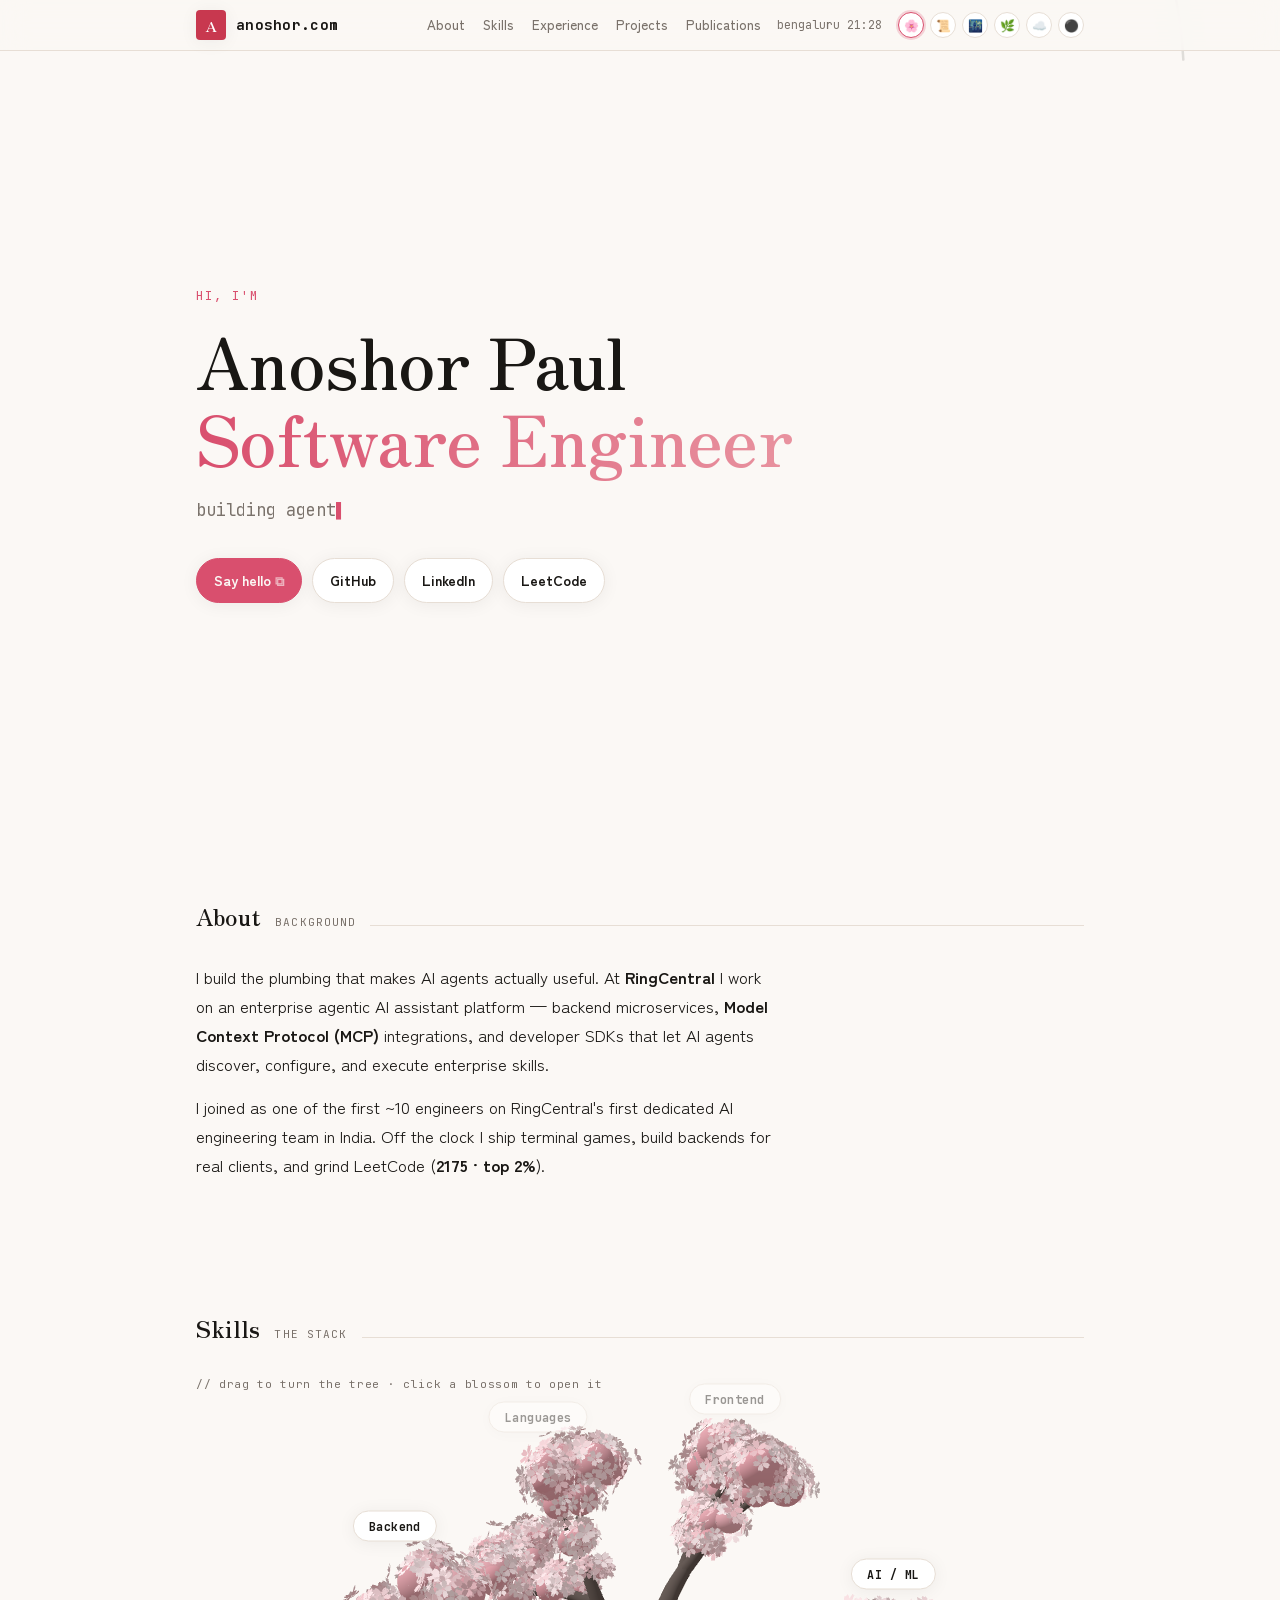
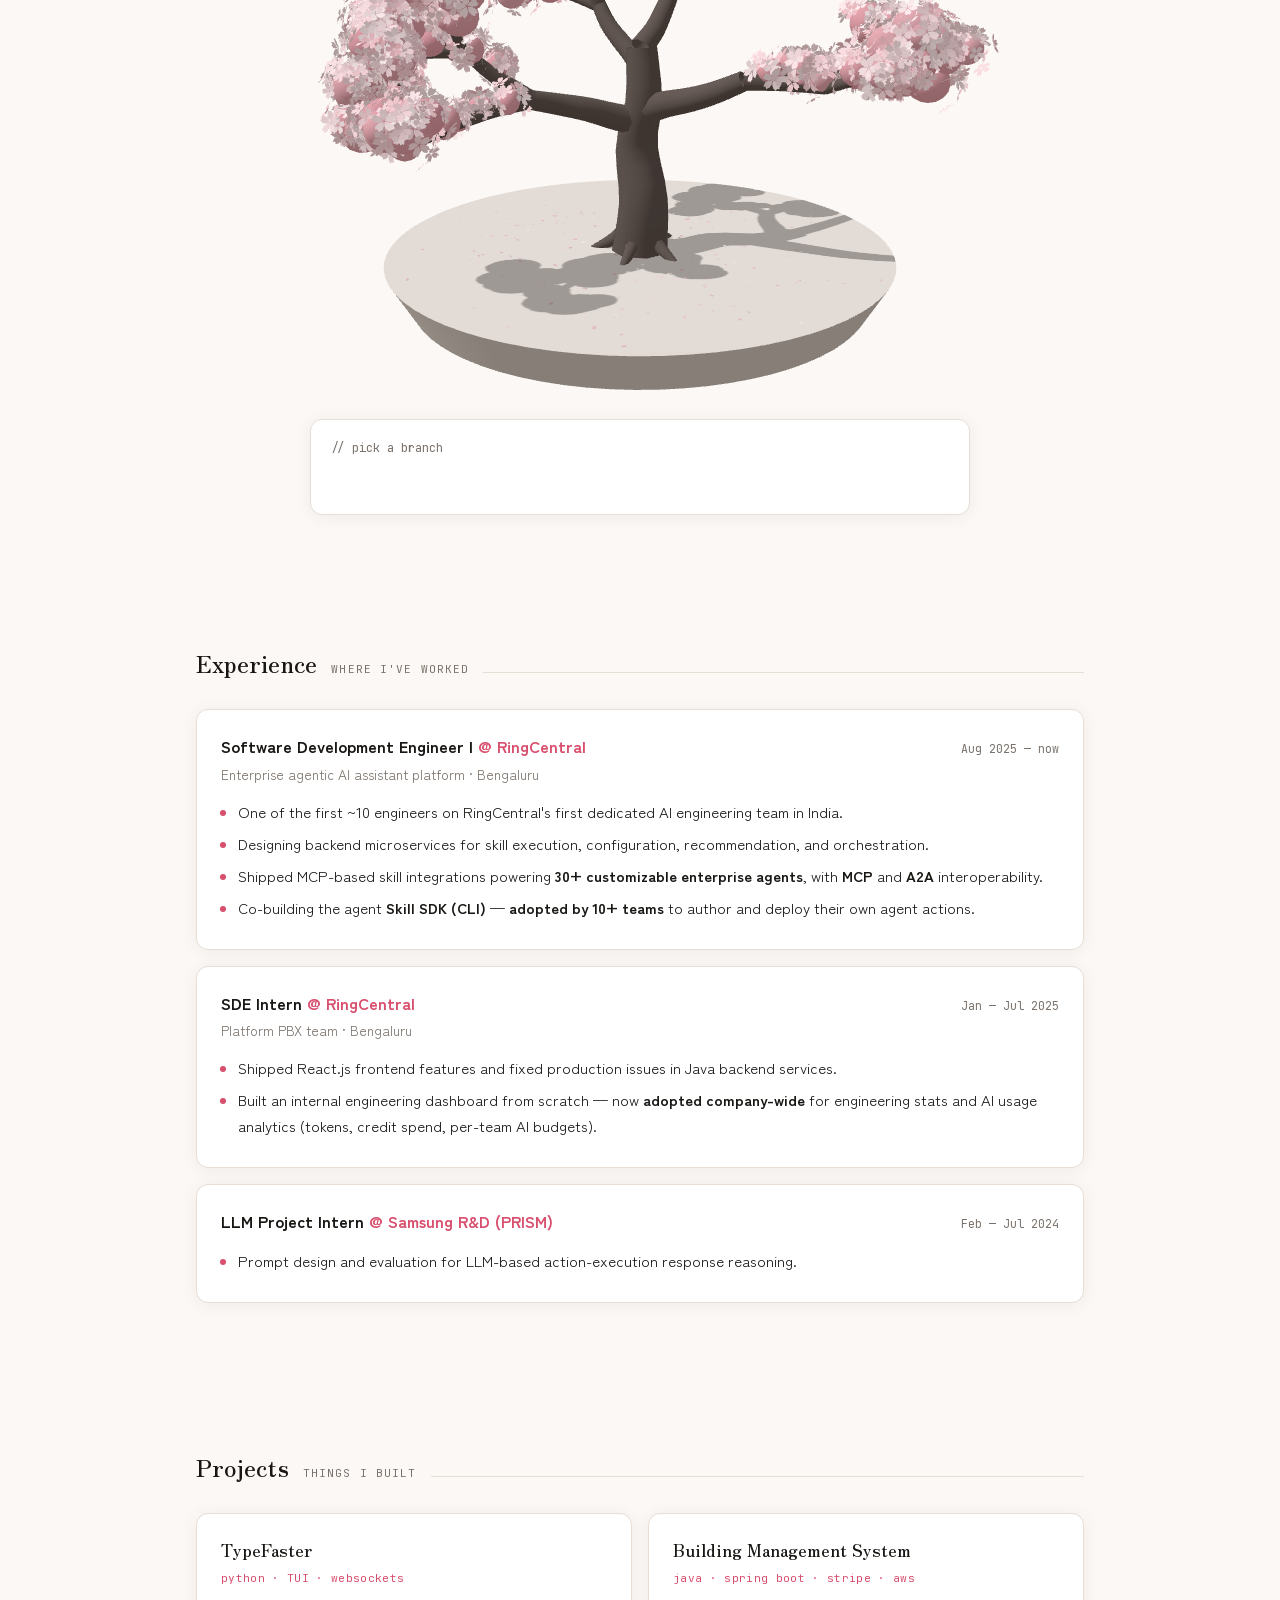
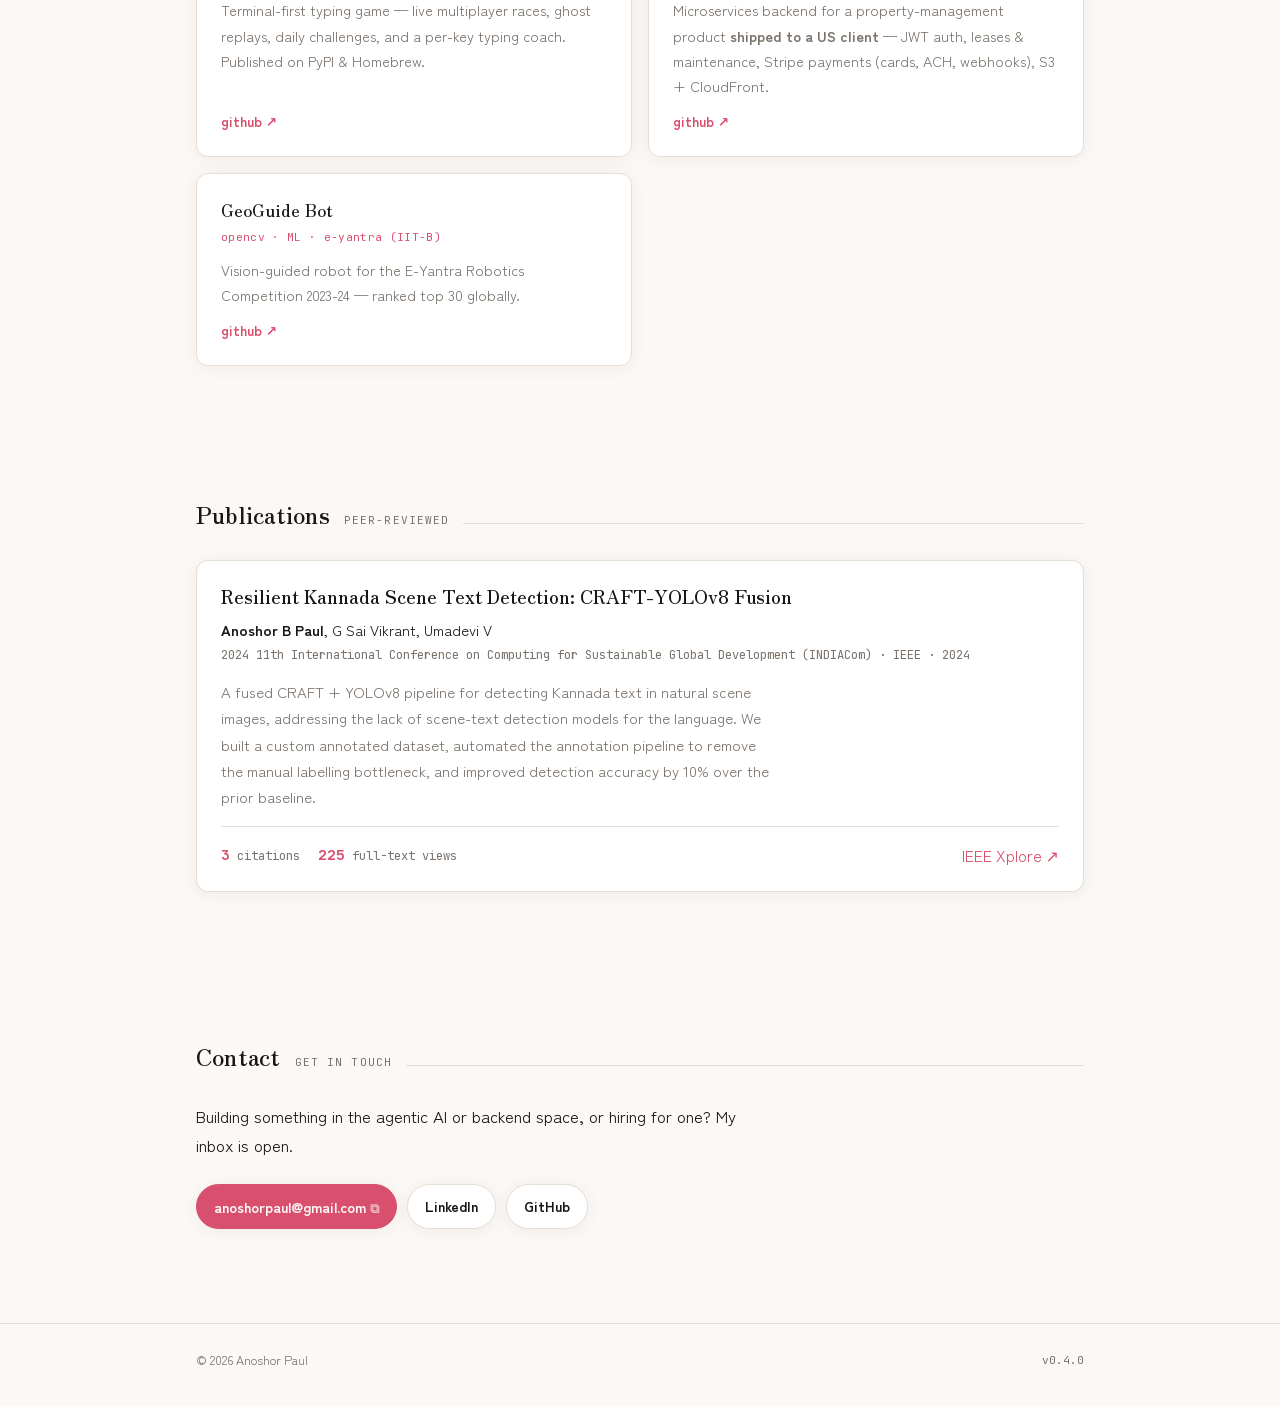
<file: index.html>
<!DOCTYPE html>
<html lang="en" data-theme="sakura">
<head>
<meta charset="UTF-8">
<meta name="viewport" content="width=device-width, initial-scale=1.0">
<title>Anoshor Paul — Software Engineer</title>
<meta name="description" content="Software engineer at RingCentral building an enterprise agentic AI assistant platform — backend microservices, MCP integrations, and developer SDKs. Portfolio, projects, and publications.">
<meta property="og:title" content="Anoshor Paul — Software Engineer">
<meta property="og:description" content="Building enterprise agentic AI platforms. Backend microservices, MCP, developer SDKs.">
<meta property="og:url" content="https://anoshor.com">
<meta property="og:type" content="website">
<meta name="theme-color" content="#d94f6e">
<link rel="canonical" href="https://anoshor.com/">
<link rel="icon" href="data:image/svg+xml,<svg xmlns='http://www.w3.org/2000/svg' viewBox='0 0 100 100'><rect width='100' height='100' rx='14' fill='%23c8384f'/><text x='50' y='52' font-size='58' font-weight='700' text-anchor='middle' dominant-baseline='central' fill='white' font-family='Helvetica,Arial,sans-serif'>A</text></svg>">
<script>(function(){var d=document.documentElement;d.classList.add("js");var q=null;try{q=new URLSearchParams(location.search).get("theme");}catch(e){}try{var t=q||localStorage.getItem("theme");if(t)d.setAttribute("data-theme",t);}catch(e){}})();</script>
<link rel="stylesheet" href="/assets/site.css">
</head>
<body>

<svg id="brush" viewBox="0 0 100 1000" preserveAspectRatio="none" aria-hidden="true">
  <path d="M12,0 C30,120 4,220 18,340 C32,460 6,560 20,690 C34,820 10,910 22,1000"/>
</svg>

<header class="top">
  <div class="top-in">
    <a class="brand" href="/">
      <span class="seal" aria-hidden="true">A</span>
      <span class="brand-t">anoshor.com</span>
    </a>
    <span class="spacer"></span>
    <nav class="nav" aria-label="Sections">
      <a href="#about">About</a>
      <a href="#skills">Skills</a>
      <a href="#experience">Experience</a>
      <a href="#projects">Projects</a>
      <a href="#publications">Publications</a>
    </nav>
    <div class="clocks" id="clocks"></div>
    <div class="themes" role="group" aria-label="Theme">
      <button class="tbtn" data-set="sakura" title="Sakura"   aria-label="Sakura theme">🌸</button>
      <button class="tbtn" data-set="sumi"   title="Ink"      aria-label="Ink theme">📜</button>
      <button class="tbtn" data-set="tokyo"  title="Night"    aria-label="Night theme">🌃</button>
      <button class="tbtn" data-set="ghibli" title="Forest"   aria-label="Forest theme">🌿</button>
      <button class="tbtn" data-set="punpun" title="Overcast" aria-label="Overcast theme">☁️</button>
      <button class="tbtn" data-set="manga"  title="Mono"     aria-label="Monochrome theme">⚫</button>
    </div>
  </div>
</header>

<main class="wrap">

  <section class="hero" id="top">
    <div class="hello">Hi, I'm</div>
    <h1>Anoshor Paul<br><span class="g">Software Engineer</span></h1>
    <p class="tagline"><span id="type" data-lines='["building agentic AI platforms","designing backend microservices","shipping MCP integrations","typing faster than you"]'></span><span class="cursor">▌</span></p>
    <div class="links">
      <button class="pill pri copy" data-copy="anoshorpaul@gmail.com">Say hello</button>
      <a class="pill" href="https://github.com/Anoshor" target="_blank" rel="noopener">GitHub</a>
      <a class="pill" href="https://www.linkedin.com/in/anoshor/" target="_blank" rel="noopener">LinkedIn</a>
      <a class="pill" href="https://leetcode.com/u/Anoshor" target="_blank" rel="noopener">LeetCode</a>
    </div>
  </section>

  <section class="rv" id="about">
    <div class="sec-head">
      <span class="sec-t">About</span>
      <span class="sec-sub">background</span>
      <span class="sec-rule"></span>
    </div>
    <p class="lede">
      I build the plumbing that makes AI agents actually useful. At <strong>RingCentral</strong> I work on an
      enterprise agentic AI assistant platform — backend microservices, <strong>Model Context Protocol (MCP)</strong>
      integrations, and developer SDKs that let AI agents discover, configure, and execute enterprise skills.
    </p>
    <p class="lede">
      I joined as one of the first ~10 engineers on RingCentral's first dedicated AI engineering team in India.
      Off the clock I ship terminal games, build backends for real clients, and grind LeetCode
      (<strong>2175 · top 2%</strong>).
    </p>
  </section>

  <section class="rv" id="skills">
    <div class="sec-head">
      <span class="sec-t">Skills</span>
      <span class="sec-sub">the stack</span>
      <span class="sec-rule"></span>
    </div>

    <div class="bonsai-wrap">
      <p class="bonsai-hint">// click a branch to expand it</p>

      <div class="bonsai" id="bonsai">
        <svg viewBox="0 58 600 412" aria-hidden="true">
          <ellipse class="crown" data-key="backend" cx="158" cy="258" rx="52" ry="38"/>
          <ellipse class="crown" data-key="ai"      cx="452" cy="244" rx="54" ry="39"/>
          <ellipse class="crown" data-key="lang"    cx="206" cy="166" rx="48" ry="35"/>
          <ellipse class="crown" data-key="front"   cx="392" cy="156" rx="48" ry="35"/>

          <g class="pot" style="stroke-width:5">
            <path d="M300,296 C258,290 210,276 168,262"/>
            <path d="M306,282 C352,276 404,262 444,250"/>
            <path d="M300,266 C270,236 240,200 214,174"/>
            <path d="M304,254 C334,224 360,190 384,164"/>
          </g>
          <g class="pot" style="stroke-width:2.6;opacity:.8">
            <path d="M262,288 C246,300 232,308 214,312"/>
            <path d="M372,272 C392,284 408,290 424,292"/>
            <path d="M268,238 C250,244 236,252 224,264"/>
            <path d="M330,228 C346,238 358,246 368,258"/>
          </g>

          <path class="tree-ink" d="M276,406 C270,356 282,318 300,290 C316,264 312,246 300,230 L314,226 C325,246 331,268 318,296 C305,326 301,358 308,406 Z"/>

          <path class="pot-fill" d="M238,406 L362,406 L348,452 L252,452 Z"/>
          <path class="pot" d="M232,406 L368,406 M238,406 L252,452 L348,452 L362,406"/>

          <g>
            <ellipse class="lf" data-key="backend" cx="126" cy="254" rx="12" ry="6.5" transform="rotate(-16 126 254)"/>
            <ellipse class="lf" data-key="backend" cx="142" cy="236" rx="12" ry="6.5" transform="rotate(-44 142 236)"/>
            <ellipse class="lf" data-key="backend" cx="164" cy="234" rx="12" ry="6.5" transform="rotate(12 164 234)"/>
            <ellipse class="lf" data-key="backend" cx="184" cy="250" rx="12" ry="6.5" transform="rotate(34 184 250)"/>
            <ellipse class="lf" data-key="backend" cx="178" cy="272" rx="12" ry="6.5" transform="rotate(-8 178 272)"/>
            <ellipse class="lf" data-key="backend" cx="150" cy="278" rx="12" ry="6.5" transform="rotate(24 150 278)"/>

            <ellipse class="lf" data-key="ai" cx="420" cy="240" rx="12" ry="6.5" transform="rotate(-16 420 240)"/>
            <ellipse class="lf" data-key="ai" cx="436" cy="222" rx="12" ry="6.5" transform="rotate(-44 436 222)"/>
            <ellipse class="lf" data-key="ai" cx="458" cy="220" rx="12" ry="6.5" transform="rotate(12 458 220)"/>
            <ellipse class="lf" data-key="ai" cx="478" cy="236" rx="12" ry="6.5" transform="rotate(34 478 236)"/>
            <ellipse class="lf" data-key="ai" cx="472" cy="258" rx="12" ry="6.5" transform="rotate(-8 472 258)"/>
            <ellipse class="lf" data-key="ai" cx="444" cy="264" rx="12" ry="6.5" transform="rotate(24 444 264)"/>

            <ellipse class="lf" data-key="lang" cx="174" cy="162" rx="11" ry="6" transform="rotate(-16 174 162)"/>
            <ellipse class="lf" data-key="lang" cx="190" cy="144" rx="11" ry="6" transform="rotate(-44 190 144)"/>
            <ellipse class="lf" data-key="lang" cx="212" cy="142" rx="11" ry="6" transform="rotate(12 212 142)"/>
            <ellipse class="lf" data-key="lang" cx="232" cy="158" rx="11" ry="6" transform="rotate(34 232 158)"/>
            <ellipse class="lf" data-key="lang" cx="226" cy="180" rx="11" ry="6" transform="rotate(-8 226 180)"/>
            <ellipse class="lf" data-key="lang" cx="198" cy="186" rx="11" ry="6" transform="rotate(24 198 186)"/>

            <ellipse class="lf" data-key="front" cx="360" cy="152" rx="11" ry="6" transform="rotate(-16 360 152)"/>
            <ellipse class="lf" data-key="front" cx="376" cy="134" rx="11" ry="6" transform="rotate(-44 376 134)"/>
            <ellipse class="lf" data-key="front" cx="398" cy="132" rx="11" ry="6" transform="rotate(12 398 132)"/>
            <ellipse class="lf" data-key="front" cx="418" cy="148" rx="11" ry="6" transform="rotate(34 418 148)"/>
            <ellipse class="lf" data-key="front" cx="412" cy="170" rx="11" ry="6" transform="rotate(-8 412 170)"/>
            <ellipse class="lf" data-key="front" cx="384" cy="176" rx="11" ry="6" transform="rotate(24 384 176)"/>
          </g>
        </svg>

        <div class="nodes">
          <button class="node" data-key="backend" style="--x:26.3%;--y:48.6%" aria-label="Backend and platform skills">
            <span class="nl">Backend</span>
          </button>
          <button class="node" data-key="ai" style="--x:75.3%;--y:45.1%" aria-label="AI and ML skills">
            <span class="nl">AI / ML</span>
          </button>
          <button class="node" data-key="lang" style="--x:34.3%;--y:26.2%" aria-label="Programming languages">
            <span class="nl">Languages</span>
          </button>
          <button class="node" data-key="front" style="--x:65.3%;--y:23.8%" aria-label="Frontend skills">
            <span class="nl">Frontend</span>
          </button>
        </div>
      </div>

      <div class="detail" id="detail" aria-live="polite"></div>
    </div>
  </section>

  <section class="rv" id="experience">
    <div class="sec-head">
      <span class="sec-t">Experience</span>
      <span class="sec-sub">where I've worked</span>
      <span class="sec-rule"></span>
    </div>

    <div class="card">
      <div class="rolehead">
        <div class="role">Software Development Engineer I <span class="at">@ RingCentral</span></div>
        <div class="dates">Aug 2025 — now</div>
      </div>
      <div class="where">Enterprise agentic AI assistant platform · Bengaluru</div>
      <ul>
        <li>One of the first ~10 engineers on RingCentral's first dedicated AI engineering team in India.</li>
        <li>Designing backend microservices for skill execution, configuration, recommendation, and orchestration.</li>
        <li>Shipped MCP-based skill integrations powering <strong>30+ customizable enterprise agents</strong>, with <strong>MCP</strong> and <strong>A2A</strong> interoperability.</li>
        <li>Co-building the agent <strong>Skill SDK (CLI)</strong> — <strong>adopted by 10+ teams</strong> to author and deploy their own agent actions.</li>
      </ul>
    </div>

    <div class="card">
      <div class="rolehead">
        <div class="role">SDE Intern <span class="at">@ RingCentral</span></div>
        <div class="dates">Jan — Jul 2025</div>
      </div>
      <div class="where">Platform PBX team · Bengaluru</div>
      <ul>
        <li>Shipped React.js frontend features and fixed production issues in Java backend services.</li>
        <li>Built an internal engineering dashboard from scratch — now <strong>adopted company-wide</strong> for engineering stats and AI usage analytics (tokens, credit spend, per-team AI budgets).</li>
      </ul>
    </div>

    <div class="card">
      <div class="rolehead">
        <div class="role">LLM Project Intern <span class="at">@ Samsung R&amp;D (PRISM)</span></div>
        <div class="dates">Feb — Jul 2024</div>
      </div>
      <ul>
        <li>Prompt design and evaluation for LLM-based action-execution response reasoning.</li>
      </ul>
    </div>
  </section>

  <section class="rv" id="projects">
    <div class="sec-head">
      <span class="sec-t">Projects</span>
      <span class="sec-sub">things I built</span>
      <span class="sec-rule"></span>
    </div>
    <div class="grid">
      <div class="card proj">
        <h3>TypeFaster</h3>
        <div class="stack">python · TUI · websockets</div>
        <p>Terminal-first typing game — live multiplayer races, ghost replays, daily challenges, and a per-key typing coach. Published on PyPI &amp; Homebrew.</p>
        <a class="go" href="https://github.com/Anoshor/typefaster-cli" target="_blank" rel="noopener">github ↗</a>
      </div>
      <div class="card proj">
        <h3>Building Management System</h3>
        <div class="stack">java · spring boot · stripe · aws</div>
        <p>Microservices backend for a property-management product <strong>shipped to a US client</strong> — JWT auth, leases &amp; maintenance, Stripe payments (cards, ACH, webhooks), S3 + CloudFront.</p>
        <a class="go" href="https://github.com/Anoshor/BMS-backend" target="_blank" rel="noopener">github ↗</a>
      </div>
      <div class="card proj">
        <h3>GeoGuide Bot</h3>
        <div class="stack">opencv · ML · e-yantra (IIT-B)</div>
        <p>Vision-guided robot for the E-Yantra Robotics Competition 2023-24 — ranked top 30 globally.</p>
        <a class="go" href="https://github.com/Anoshor/eyrc23_GG_1298" target="_blank" rel="noopener">github ↗</a>
      </div>
    </div>
  </section>

  <section class="rv" id="publications">
    <div class="sec-head">
      <span class="sec-t">Publications</span>
      <span class="sec-sub">peer-reviewed</span>
      <span class="sec-rule"></span>
    </div>

    <div class="card pub">
      <h3>Resilient Kannada Scene Text Detection: CRAFT-YOLOv8 Fusion</h3>
      <p class="authors"><strong>Anoshor B Paul</strong>, G Sai Vikrant, Umadevi V</p>
      <p class="venue">
        2024 11th International Conference on Computing for Sustainable Global Development (INDIACom)
        · IEEE · 2024
      </p>
      <p class="abs">
        A fused CRAFT + YOLOv8 pipeline for detecting Kannada text in natural scene images, addressing the
        lack of scene-text detection models for the language. We built a custom annotated dataset,
        automated the annotation pipeline to remove the manual labelling bottleneck, and improved
        detection accuracy by 10% over the prior baseline.
      </p>
      <div class="pubmeta">
        <span class="stat"><strong>3</strong> citations</span>
        <span class="stat"><strong>225</strong> full-text views</span>
        <a class="go" href="https://ieeexplore.ieee.org/abstract/document/10499106" target="_blank" rel="noopener">IEEE Xplore ↗</a>
      </div>
    </div>
  </section>

  <section class="rv" id="contact">
    <div class="sec-head">
      <span class="sec-t">Contact</span>
      <span class="sec-sub">get in touch</span>
      <span class="sec-rule"></span>
    </div>
    <p class="lede">
      Building something in the agentic AI or backend space, or hiring for one? My inbox is open.
    </p>
    <div class="links" style="margin-top:24px">
      <button class="pill pri copy" data-copy="anoshorpaul@gmail.com">anoshorpaul@gmail.com</button>
      <a class="pill" href="https://www.linkedin.com/in/anoshor/" target="_blank" rel="noopener">LinkedIn</a>
      <a class="pill" href="https://github.com/Anoshor" target="_blank" rel="noopener">GitHub</a>
    </div>
  </section>

</main>

<footer>
  <div class="foot-in">
    <span>© 2026 Anoshor Paul</span>
    <span id="commit"></span>
    <span class="ver">v0.4.0</span>
  </div>
</footer>

<script src="/assets/site.js"></script>
</body>
</html>
</file>
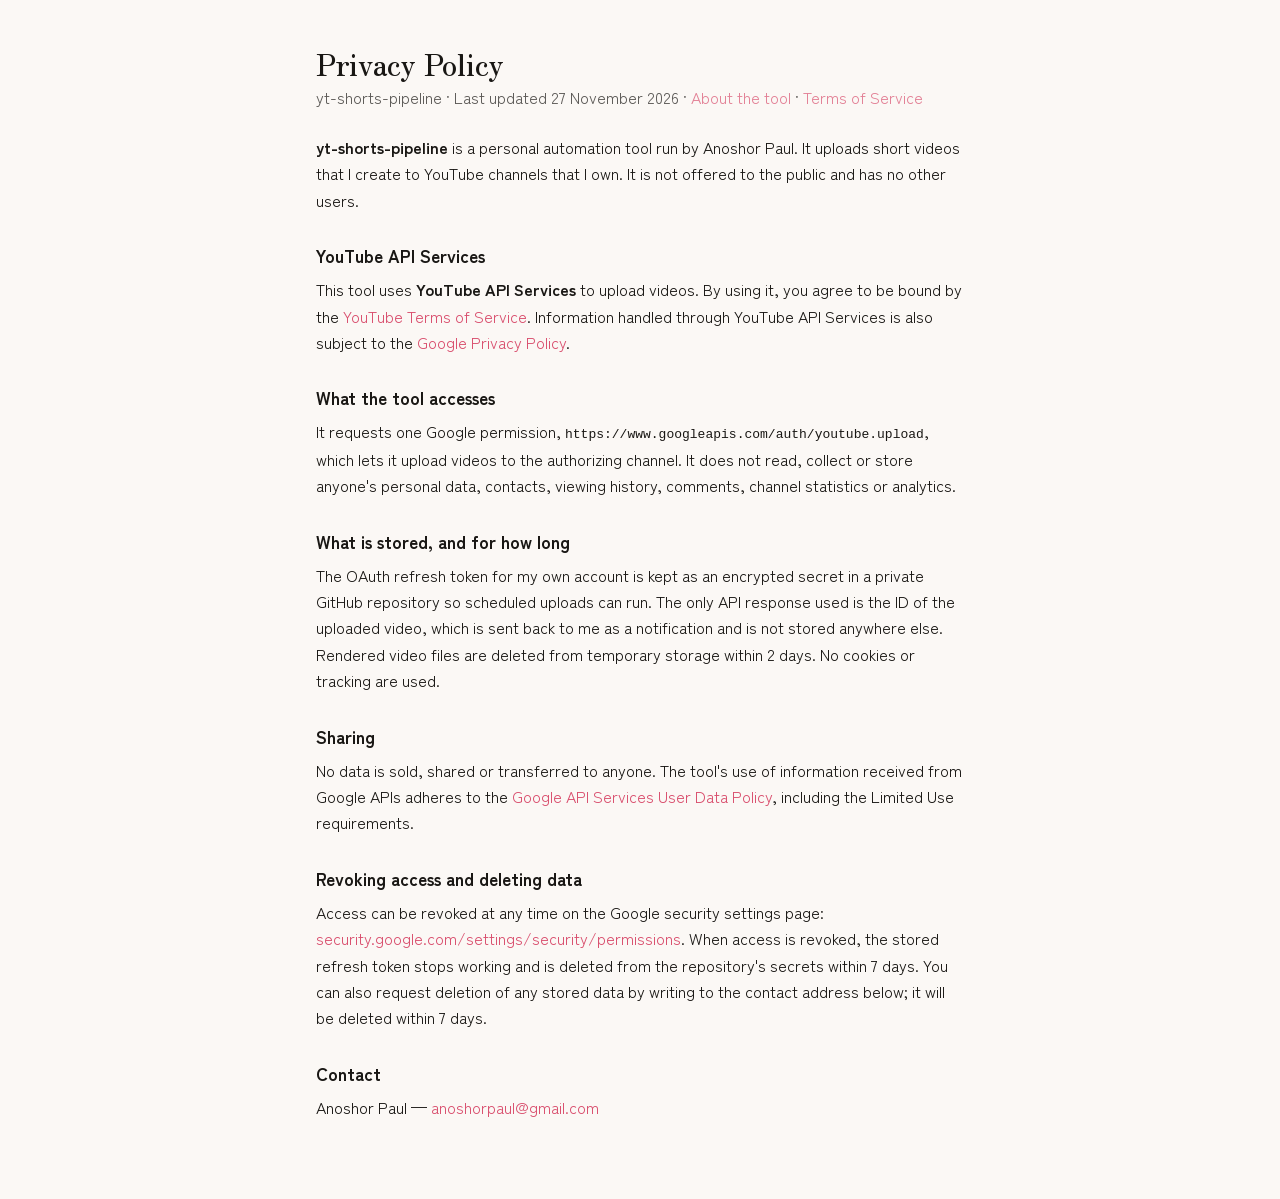
<file: privacy/index.html>
<!DOCTYPE html>
<html lang="en" data-theme="sakura">
<head>
<meta charset="UTF-8">
<meta name="viewport" content="width=device-width, initial-scale=1.0">
<title>Privacy Policy — yt-shorts-pipeline</title>
<meta name="robots" content="noindex">
<link rel="canonical" href="https://anoshor.com/privacy/">
<link rel="stylesheet" href="/assets/site.css">
<style>
  .policy{max-width:680px;margin:0 auto;padding:48px 16px 80px;line-height:1.65}
  .policy h1{font-size:1.8rem;margin:0 0 4px}
  .policy h2{font-size:1.1rem;margin:28px 0 6px}
  .policy .muted{opacity:.7;margin:0 0 24px}
</style>
</head>
<body>
<main class="policy">
  <h1>Privacy Policy</h1>
  <p class="muted">yt-shorts-pipeline · Last updated 27 November 2026 · <a href="/yt-shorts/">About the tool</a> · <a href="/terms/">Terms of Service</a></p>

  <p><strong>yt-shorts-pipeline</strong> is a personal automation tool run by Anoshor Paul. It uploads
  short videos that I create to YouTube channels that I own. It is not offered to the public and has
  no other users.</p>

  <h2>YouTube API Services</h2>
  <p>This tool uses <strong>YouTube API Services</strong> to upload videos. By using it, you agree to be bound by the
  <a href="https://www.youtube.com/t/terms">YouTube Terms of Service</a>. Information handled through YouTube API
  Services is also subject to the
  <a href="http://www.google.com/policies/privacy">Google Privacy Policy</a>.</p>

  <h2>What the tool accesses</h2>
  <p>It requests one Google permission, <code>https://www.googleapis.com/auth/youtube.upload</code>, which lets it
  upload videos to the authorizing channel. It does not read, collect or store anyone's personal data, contacts,
  viewing history, comments, channel statistics or analytics.</p>

  <h2>What is stored, and for how long</h2>
  <p>The OAuth refresh token for my own account is kept as an encrypted secret in a private GitHub repository so
  scheduled uploads can run. The only API response used is the ID of the uploaded video, which is sent back to me as
  a notification and is not stored anywhere else. Rendered video files are deleted from temporary storage within
  2 days. No cookies or tracking are used.</p>

  <h2>Sharing</h2>
  <p>No data is sold, shared or transferred to anyone. The tool's use of information received from Google APIs
  adheres to the
  <a href="https://developers.google.com/terms/api-services-user-data-policy">Google API Services User Data Policy</a>,
  including the Limited Use requirements.</p>

  <h2>Revoking access and deleting data</h2>
  <p>Access can be revoked at any time on the Google security settings page:
  <a href="https://security.google.com/settings/security/permissions">security.google.com/settings/security/permissions</a>.
  When access is revoked, the stored refresh token stops working and is deleted from the repository's secrets
  within 7 days. You can also request deletion of any stored data by writing to the contact address below; it will
  be deleted within 7 days.</p>

  <h2>Contact</h2>
  <p>Anoshor Paul — <a href="mailto:anoshorpaul@gmail.com">anoshorpaul@gmail.com</a></p>
</main>
</body>
</html>
</file>
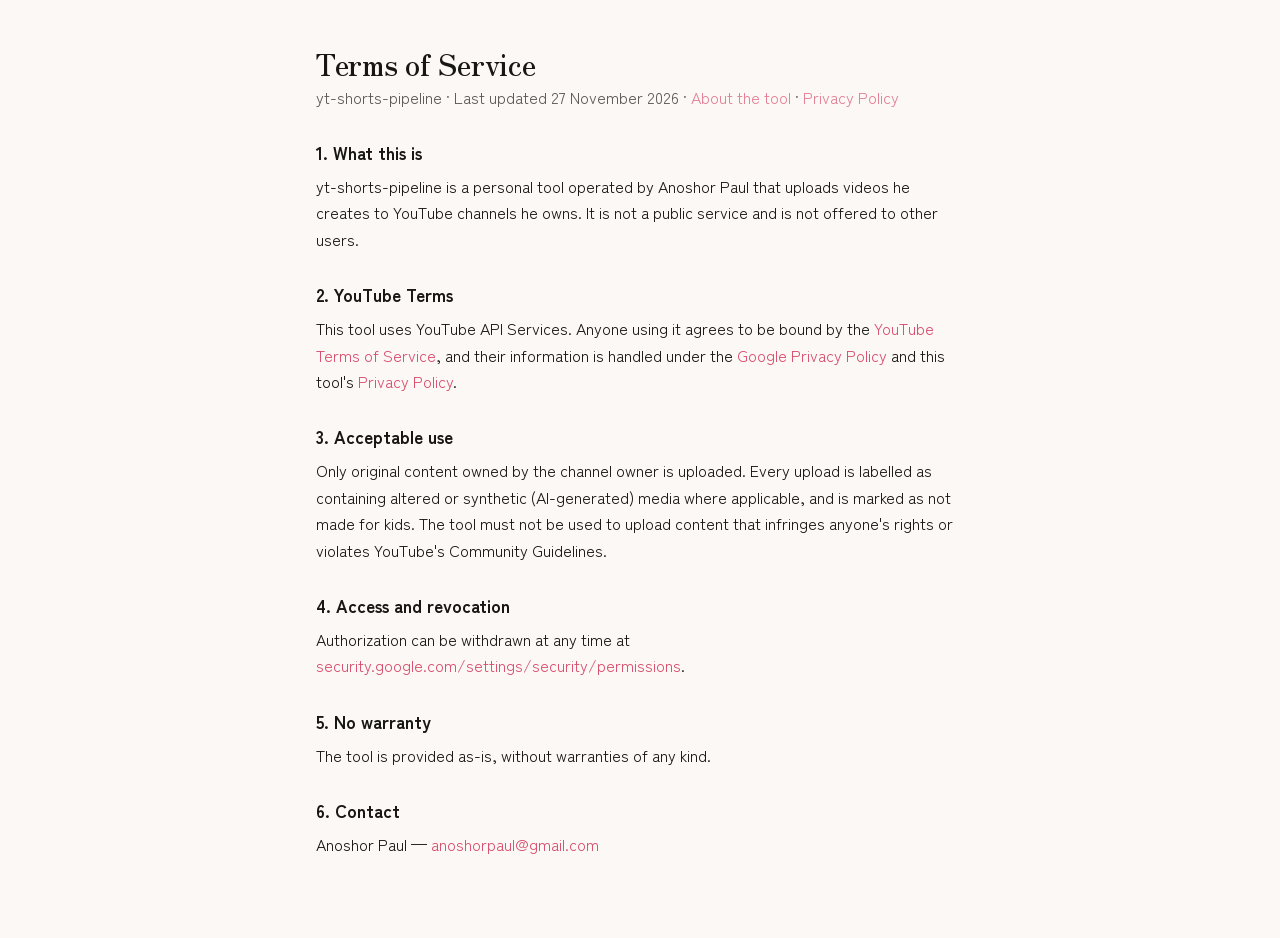
<file: terms/index.html>
<!DOCTYPE html>
<html lang="en" data-theme="sakura">
<head>
<meta charset="UTF-8">
<meta name="viewport" content="width=device-width, initial-scale=1.0">
<title>Terms of Service — yt-shorts-pipeline</title>
<meta name="robots" content="noindex">
<link rel="canonical" href="https://anoshor.com/terms/">
<link rel="stylesheet" href="/assets/site.css">
<style>
  .policy{max-width:680px;margin:0 auto;padding:48px 16px 80px;line-height:1.65}
  .policy h1{font-size:1.8rem;margin:0 0 4px}
  .policy h2{font-size:1.1rem;margin:28px 0 6px}
  .policy .muted{opacity:.7;margin:0 0 24px}
</style>
</head>
<body>
<main class="policy">
  <h1>Terms of Service</h1>
  <p class="muted">yt-shorts-pipeline · Last updated 27 November 2026 · <a href="/yt-shorts/">About the tool</a> · <a href="/privacy/">Privacy Policy</a></p>

  <h2>1. What this is</h2>
  <p>yt-shorts-pipeline is a personal tool operated by Anoshor Paul that uploads videos he creates to YouTube
  channels he owns. It is not a public service and is not offered to other users.</p>

  <h2>2. YouTube Terms</h2>
  <p>This tool uses YouTube API Services. Anyone using it agrees to be bound by the
  <a href="https://www.youtube.com/t/terms">YouTube Terms of Service</a>, and their information is handled under the
  <a href="http://www.google.com/policies/privacy">Google Privacy Policy</a> and this tool's
  <a href="/privacy/">Privacy Policy</a>.</p>

  <h2>3. Acceptable use</h2>
  <p>Only original content owned by the channel owner is uploaded. Every upload is labelled as containing altered or
  synthetic (AI-generated) media where applicable, and is marked as not made for kids. The tool must not be used to
  upload content that infringes anyone's rights or violates YouTube's Community Guidelines.</p>

  <h2>4. Access and revocation</h2>
  <p>Authorization can be withdrawn at any time at
  <a href="https://security.google.com/settings/security/permissions">security.google.com/settings/security/permissions</a>.</p>

  <h2>5. No warranty</h2>
  <p>The tool is provided as-is, without warranties of any kind.</p>

  <h2>6. Contact</h2>
  <p>Anoshor Paul — <a href="mailto:anoshorpaul@gmail.com">anoshorpaul@gmail.com</a></p>
</main>
</body>
</html>
</file>
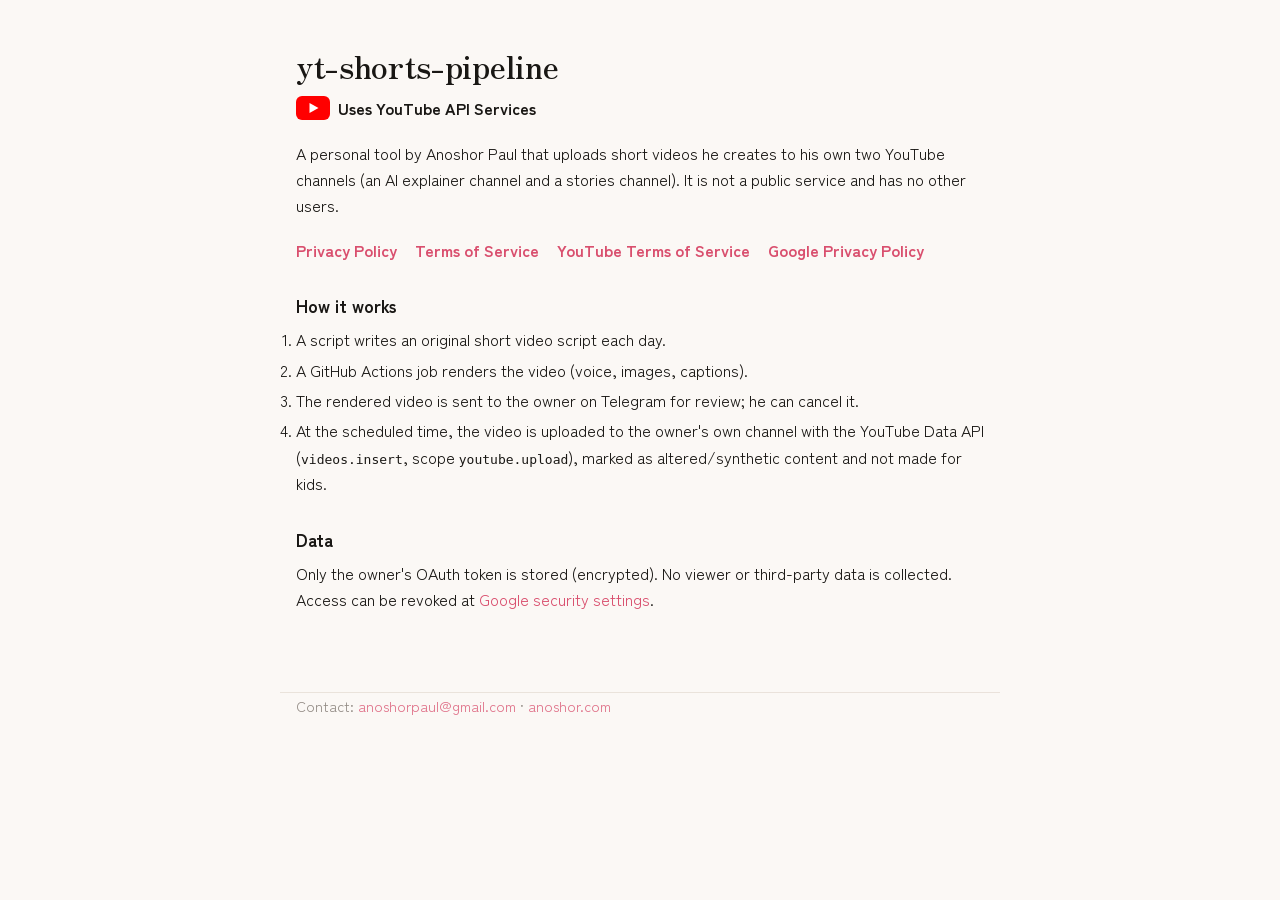
<file: yt-shorts/index.html>
<!DOCTYPE html>
<html lang="en" data-theme="sakura">
<head>
<meta charset="UTF-8">
<meta name="viewport" content="width=device-width, initial-scale=1.0">
<title>yt-shorts-pipeline — personal YouTube Shorts uploader</title>
<meta name="robots" content="noindex">
<link rel="canonical" href="https://anoshor.com/yt-shorts/">
<link rel="stylesheet" href="/assets/site.css">
<style>
  .app{max-width:720px;margin:0 auto;padding:48px 16px 80px;line-height:1.65}
  .app h1{font-size:2rem;margin:0 0 6px}
  .app h2{font-size:1.1rem;margin:28px 0 6px}
  .yt{display:inline-flex;align-items:center;gap:8px;font-weight:600;margin:6px 0 18px}
  .yt svg{width:34px;height:24px}
  .links{display:flex;gap:18px;flex-wrap:wrap;margin:18px 0 28px;font-weight:600}
  .app ol li{margin:4px 0}
  footer.app-foot{max-width:720px;margin:0 auto;padding:0 16px 40px;opacity:.8;font-size:.9rem}
</style>
</head>
<body>
<main class="app">
  <h1>yt-shorts-pipeline</h1>
  <div class="yt">
    <svg viewBox="0 0 34 24" aria-hidden="true"><rect width="34" height="24" rx="6" fill="#FF0000"/><path d="M13.5 7v10l9-5z" fill="#fff"/></svg>
    Uses YouTube API Services
  </div>
  <p>A personal tool by Anoshor Paul that uploads short videos he creates to his own two YouTube channels
  (an AI explainer channel and a stories channel). It is not a public service and has no other users.</p>

  <nav class="links">
    <a href="/privacy/">Privacy Policy</a>
    <a href="/terms/">Terms of Service</a>
    <a href="https://www.youtube.com/t/terms">YouTube Terms of Service</a>
    <a href="http://www.google.com/policies/privacy">Google Privacy Policy</a>
  </nav>

  <h2>How it works</h2>
  <ol>
    <li>A script writes an original short video script each day.</li>
    <li>A GitHub Actions job renders the video (voice, images, captions).</li>
    <li>The rendered video is sent to the owner on Telegram for review; he can cancel it.</li>
    <li>At the scheduled time, the video is uploaded to the owner's own channel with the YouTube Data API
      (<code>videos.insert</code>, scope <code>youtube.upload</code>), marked as altered/synthetic content and not made for kids.</li>
  </ol>

  <h2>Data</h2>
  <p>Only the owner's OAuth token is stored (encrypted). No viewer or third-party data is collected.
  Access can be revoked at <a href="https://security.google.com/settings/security/permissions">Google security settings</a>.</p>
</main>
<footer class="app-foot">Contact: <a href="mailto:anoshorpaul@gmail.com">anoshorpaul@gmail.com</a> · <a href="/">anoshor.com</a></footer>
</body>
</html>
</file>
<file: assets/site.css>
/* ============================================================
   anoshor.com
   ============================================================ */
/* Self-hosted fonts: only the Google subsets whose unicode-range wins for a
   character this site renders (32 of 741). Same files, same fallbacks. */
@font-face {
  font-family: 'JetBrains Mono';
  font-style: normal;
  font-weight: 400;
  font-display: swap;
  src: url(/assets/fonts/jetbrains-mono-400-b87346fd.woff2) format('woff2');
  unicode-range: U+0000-00FF, U+0131, U+0152-0153, U+02BB-02BC, U+02C6, U+02DA, U+02DC, U+0304, U+0308, U+0329, U+2000-206F, U+20AC, U+2122, U+2191, U+2193, U+2212, U+2215, U+FEFF, U+FFFD;
}
@font-face {
  font-family: 'JetBrains Mono';
  font-style: normal;
  font-weight: 700;
  font-display: swap;
  src: url(/assets/fonts/jetbrains-mono-700-b87346fd.woff2) format('woff2');
  unicode-range: U+0000-00FF, U+0131, U+0152-0153, U+02BB-02BC, U+02C6, U+02DA, U+02DC, U+0304, U+0308, U+0329, U+2000-206F, U+20AC, U+2122, U+2191, U+2193, U+2212, U+2215, U+FEFF, U+FFFD;
}
@font-face {
  font-family: 'Zen Kaku Gothic New';
  font-style: normal;
  font-weight: 400;
  font-display: swap;
  src: url(/assets/fonts/zen-kaku-gothic-new-400-7233d6f3.woff2) format('woff2');
  unicode-range: U+25e4-25e6, U+2601-2603, U+2609, U+260e-260f, U+2616-2617, U+261c-261f, U+262f, U+2641, U+2660, U+2662-2664, U+2666-2668, U+266d-266e, U+2672-267d, U+26bd-26be, U+2702, U+271a, U+273d, U+2740, U+2756, U+2776-2793, U+27a1, U+2934-2935, U+29bf, U+29fa-29fb, U+2b05-2b07, U+2b1a, U+2b95, U+2e3a-2e3b, U+2e80-2e99, U+2e9b-2ef3, U+2f00-2f13;
}
@font-face {
  font-family: 'Zen Kaku Gothic New';
  font-style: normal;
  font-weight: 400;
  font-display: swap;
  src: url(/assets/fonts/zen-kaku-gothic-new-400-858ca0a2.woff2) format('woff2');
  unicode-range: U+24d1-24ff, U+2503-2513, U+2515-2516, U+2518-251b, U+251d-2522, U+2524-259f, U+25a2-25ab, U+25b1, U+25b7, U+25c0-25c1, U+25c9-25ca, U+25cc, U+25d0-25d3, U+25e2-25e3;
}
@font-face {
  font-family: 'Zen Kaku Gothic New';
  font-style: normal;
  font-weight: 400;
  font-display: swap;
  src: url(/assets/fonts/zen-kaku-gothic-new-400-4d6fc14d.woff2) format('woff2');
  unicode-range: U+2105, U+2109-210a, U+210f, U+2116, U+2121, U+2126-2127, U+212b, U+212e, U+2135, U+213b, U+2194-2199, U+21b8-21b9, U+21c4-21c6, U+21cb-21cc, U+21d0, U+21e6-21e9, U+21f5, U+2202-2203, U+2205-2206, U+2208-220b, U+220f, U+2211, U+2213, U+2215, U+221a, U+221d, U+2220, U+2223, U+2225-2226, U+2228, U+222a-222e, U+2234-2237, U+223d, U+2243, U+2245, U+2248, U+224c, U+2260, U+2262, U+2264-2265, U+226e-226f, U+2272-2273, U+2276-2277, U+2283-2287, U+228a-228b, U+2295-2299, U+22a0, U+22a5, U+22bf, U+22da-22db, U+22ef, U+2305-2307, U+2318, U+2329-232a, U+23b0-23b1, U+23be-23cc, U+23ce, U+23da-23db, U+2423, U+2469-24d0;
}
@font-face {
  font-family: 'Zen Kaku Gothic New';
  font-style: normal;
  font-weight: 400;
  font-display: swap;
  src: url(/assets/fonts/zen-kaku-gothic-new-400-3c1ca168.woff2) format('woff2');
  unicode-range: U+2227, U+26a0, U+2713, U+301f, U+4ff8, U+5239, U+526a, U+54fa, U+5740, U+5937, U+5993, U+59fb, U+5a3c, U+5c41, U+6028, U+626e, U+646f, U+647a, U+64b0, U+64e2, U+65a7, U+66fe, U+6727, U+6955, U+6bef, U+6f23, U+724c, U+767c, U+7a83, U+7ac4, U+7b67, U+8000, U+8471, U+8513, U+8599, U+86db, U+8718, U+87f2, U+88f3, U+8ad2, U+8e2a, U+8fa3, U+95a5, U+9798, U+9910, U+9957, U+9bab, U+9c3b, U+9daf, U+ff95;
}
@font-face {
  font-family: 'Zen Kaku Gothic New';
  font-style: normal;
  font-weight: 400;
  font-display: swap;
  src: url(/assets/fonts/zen-kaku-gothic-new-400-94854cb1.woff2) format('woff2');
  unicode-range: U+0000-00FF, U+0131, U+0152-0153, U+02BB-02BC, U+02C6, U+02DA, U+02DC, U+0304, U+0308, U+0329, U+2000-206F, U+20AC, U+2122, U+2191, U+2193, U+2212, U+2215, U+FEFF, U+FFFD;
}
@font-face {
  font-family: 'Zen Kaku Gothic New';
  font-style: normal;
  font-weight: 500;
  font-display: swap;
  src: url(/assets/fonts/zen-kaku-gothic-new-500-5b4a54fc.woff2) format('woff2');
  unicode-range: U+25e4-25e6, U+2601-2603, U+2609, U+260e-260f, U+2616-2617, U+261c-261f, U+262f, U+2641, U+2660, U+2662-2664, U+2666-2668, U+266d-266e, U+2672-267d, U+26bd-26be, U+2702, U+271a, U+273d, U+2740, U+2756, U+2776-2793, U+27a1, U+2934-2935, U+29bf, U+29fa-29fb, U+2b05-2b07, U+2b1a, U+2b95, U+2e3a-2e3b, U+2e80-2e99, U+2e9b-2ef3, U+2f00-2f13;
}
@font-face {
  font-family: 'Zen Kaku Gothic New';
  font-style: normal;
  font-weight: 500;
  font-display: swap;
  src: url(/assets/fonts/zen-kaku-gothic-new-500-2f95c9e3.woff2) format('woff2');
  unicode-range: U+24d1-24ff, U+2503-2513, U+2515-2516, U+2518-251b, U+251d-2522, U+2524-259f, U+25a2-25ab, U+25b1, U+25b7, U+25c0-25c1, U+25c9-25ca, U+25cc, U+25d0-25d3, U+25e2-25e3;
}
@font-face {
  font-family: 'Zen Kaku Gothic New';
  font-style: normal;
  font-weight: 500;
  font-display: swap;
  src: url(/assets/fonts/zen-kaku-gothic-new-500-00940a9a.woff2) format('woff2');
  unicode-range: U+2105, U+2109-210a, U+210f, U+2116, U+2121, U+2126-2127, U+212b, U+212e, U+2135, U+213b, U+2194-2199, U+21b8-21b9, U+21c4-21c6, U+21cb-21cc, U+21d0, U+21e6-21e9, U+21f5, U+2202-2203, U+2205-2206, U+2208-220b, U+220f, U+2211, U+2213, U+2215, U+221a, U+221d, U+2220, U+2223, U+2225-2226, U+2228, U+222a-222e, U+2234-2237, U+223d, U+2243, U+2245, U+2248, U+224c, U+2260, U+2262, U+2264-2265, U+226e-226f, U+2272-2273, U+2276-2277, U+2283-2287, U+228a-228b, U+2295-2299, U+22a0, U+22a5, U+22bf, U+22da-22db, U+22ef, U+2305-2307, U+2318, U+2329-232a, U+23b0-23b1, U+23be-23cc, U+23ce, U+23da-23db, U+2423, U+2469-24d0;
}
@font-face {
  font-family: 'Zen Kaku Gothic New';
  font-style: normal;
  font-weight: 500;
  font-display: swap;
  src: url(/assets/fonts/zen-kaku-gothic-new-500-c078f281.woff2) format('woff2');
  unicode-range: U+2227, U+26a0, U+2713, U+301f, U+4ff8, U+5239, U+526a, U+54fa, U+5740, U+5937, U+5993, U+59fb, U+5a3c, U+5c41, U+6028, U+626e, U+646f, U+647a, U+64b0, U+64e2, U+65a7, U+66fe, U+6727, U+6955, U+6bef, U+6f23, U+724c, U+767c, U+7a83, U+7ac4, U+7b67, U+8000, U+8471, U+8513, U+8599, U+86db, U+8718, U+87f2, U+88f3, U+8ad2, U+8e2a, U+8fa3, U+95a5, U+9798, U+9910, U+9957, U+9bab, U+9c3b, U+9daf, U+ff95;
}
@font-face {
  font-family: 'Zen Kaku Gothic New';
  font-style: normal;
  font-weight: 500;
  font-display: swap;
  src: url(/assets/fonts/zen-kaku-gothic-new-500-382a6350.woff2) format('woff2');
  unicode-range: U+0000-00FF, U+0131, U+0152-0153, U+02BB-02BC, U+02C6, U+02DA, U+02DC, U+0304, U+0308, U+0329, U+2000-206F, U+20AC, U+2122, U+2191, U+2193, U+2212, U+2215, U+FEFF, U+FFFD;
}
@font-face {
  font-family: 'Zen Kaku Gothic New';
  font-style: normal;
  font-weight: 700;
  font-display: swap;
  src: url(/assets/fonts/zen-kaku-gothic-new-700-816ab08b.woff2) format('woff2');
  unicode-range: U+25e4-25e6, U+2601-2603, U+2609, U+260e-260f, U+2616-2617, U+261c-261f, U+262f, U+2641, U+2660, U+2662-2664, U+2666-2668, U+266d-266e, U+2672-267d, U+26bd-26be, U+2702, U+271a, U+273d, U+2740, U+2756, U+2776-2793, U+27a1, U+2934-2935, U+29bf, U+29fa-29fb, U+2b05-2b07, U+2b1a, U+2b95, U+2e3a-2e3b, U+2e80-2e99, U+2e9b-2ef3, U+2f00-2f13;
}
@font-face {
  font-family: 'Zen Kaku Gothic New';
  font-style: normal;
  font-weight: 700;
  font-display: swap;
  src: url(/assets/fonts/zen-kaku-gothic-new-700-9bd0cb63.woff2) format('woff2');
  unicode-range: U+24d1-24ff, U+2503-2513, U+2515-2516, U+2518-251b, U+251d-2522, U+2524-259f, U+25a2-25ab, U+25b1, U+25b7, U+25c0-25c1, U+25c9-25ca, U+25cc, U+25d0-25d3, U+25e2-25e3;
}
@font-face {
  font-family: 'Zen Kaku Gothic New';
  font-style: normal;
  font-weight: 700;
  font-display: swap;
  src: url(/assets/fonts/zen-kaku-gothic-new-700-92056e36.woff2) format('woff2');
  unicode-range: U+2105, U+2109-210a, U+210f, U+2116, U+2121, U+2126-2127, U+212b, U+212e, U+2135, U+213b, U+2194-2199, U+21b8-21b9, U+21c4-21c6, U+21cb-21cc, U+21d0, U+21e6-21e9, U+21f5, U+2202-2203, U+2205-2206, U+2208-220b, U+220f, U+2211, U+2213, U+2215, U+221a, U+221d, U+2220, U+2223, U+2225-2226, U+2228, U+222a-222e, U+2234-2237, U+223d, U+2243, U+2245, U+2248, U+224c, U+2260, U+2262, U+2264-2265, U+226e-226f, U+2272-2273, U+2276-2277, U+2283-2287, U+228a-228b, U+2295-2299, U+22a0, U+22a5, U+22bf, U+22da-22db, U+22ef, U+2305-2307, U+2318, U+2329-232a, U+23b0-23b1, U+23be-23cc, U+23ce, U+23da-23db, U+2423, U+2469-24d0;
}
@font-face {
  font-family: 'Zen Kaku Gothic New';
  font-style: normal;
  font-weight: 700;
  font-display: swap;
  src: url(/assets/fonts/zen-kaku-gothic-new-700-5ea68556.woff2) format('woff2');
  unicode-range: U+2227, U+26a0, U+2713, U+301f, U+4ff8, U+5239, U+526a, U+54fa, U+5740, U+5937, U+5993, U+59fb, U+5a3c, U+5c41, U+6028, U+626e, U+646f, U+647a, U+64b0, U+64e2, U+65a7, U+66fe, U+6727, U+6955, U+6bef, U+6f23, U+724c, U+767c, U+7a83, U+7ac4, U+7b67, U+8000, U+8471, U+8513, U+8599, U+86db, U+8718, U+87f2, U+88f3, U+8ad2, U+8e2a, U+8fa3, U+95a5, U+9798, U+9910, U+9957, U+9bab, U+9c3b, U+9daf, U+ff95;
}
@font-face {
  font-family: 'Zen Kaku Gothic New';
  font-style: normal;
  font-weight: 700;
  font-display: swap;
  src: url(/assets/fonts/zen-kaku-gothic-new-700-0fe4e577.woff2) format('woff2');
  unicode-range: U+0000-00FF, U+0131, U+0152-0153, U+02BB-02BC, U+02C6, U+02DA, U+02DC, U+0304, U+0308, U+0329, U+2000-206F, U+20AC, U+2122, U+2191, U+2193, U+2212, U+2215, U+FEFF, U+FFFD;
}
@font-face {
  font-family: 'Zen Old Mincho';
  font-style: normal;
  font-weight: 400;
  font-display: swap;
  src: url(/assets/fonts/zen-old-mincho-400-bc86bf7c.woff2) format('woff2');
  unicode-range: U+25e4-25e6, U+2601-2603, U+2609, U+260e-260f, U+2616-2617, U+261c-261f, U+262f, U+2641, U+2660, U+2662-2664, U+2666-2668, U+266d-266e, U+2672-267d, U+26bd-26be, U+2702, U+271a, U+273d, U+2740, U+2756, U+2776-2793, U+27a1, U+2934-2935, U+29bf, U+29fa-29fb, U+2b05-2b07, U+2b1a, U+2b95, U+2e3a-2e3b, U+2e80-2e99, U+2e9b-2ef3, U+2f00-2f13;
}
@font-face {
  font-family: 'Zen Old Mincho';
  font-style: normal;
  font-weight: 400;
  font-display: swap;
  src: url(/assets/fonts/zen-old-mincho-400-42929fd2.woff2) format('woff2');
  unicode-range: U+24d1-24ff, U+2503-2513, U+2515-2516, U+2518-251b, U+251d-2522, U+2524-259f, U+25a2-25ab, U+25b1, U+25b7, U+25c0-25c1, U+25c9-25ca, U+25cc, U+25d0-25d3, U+25e2-25e3;
}
@font-face {
  font-family: 'Zen Old Mincho';
  font-style: normal;
  font-weight: 400;
  font-display: swap;
  src: url(/assets/fonts/zen-old-mincho-400-7a2520df.woff2) format('woff2');
  unicode-range: U+2105, U+2109-210a, U+210f, U+2116, U+2121, U+2126-2127, U+212b, U+212e, U+2135, U+213b, U+2194-2199, U+21b8-21b9, U+21c4-21c6, U+21cb-21cc, U+21d0, U+21e6-21e9, U+21f5, U+2202-2203, U+2205-2206, U+2208-220b, U+220f, U+2211, U+2213, U+2215, U+221a, U+221d, U+2220, U+2223, U+2225-2226, U+2228, U+222a-222e, U+2234-2237, U+223d, U+2243, U+2245, U+2248, U+224c, U+2260, U+2262, U+2264-2265, U+226e-226f, U+2272-2273, U+2276-2277, U+2283-2287, U+228a-228b, U+2295-2299, U+22a0, U+22a5, U+22bf, U+22da-22db, U+22ef, U+2305-2307, U+2318, U+2329-232a, U+23b0-23b1, U+23be-23cc, U+23ce, U+23da-23db, U+2423, U+2469-24d0;
}
@font-face {
  font-family: 'Zen Old Mincho';
  font-style: normal;
  font-weight: 400;
  font-display: swap;
  src: url(/assets/fonts/zen-old-mincho-400-b838fa8f.woff2) format('woff2');
  unicode-range: U+2227, U+26a0, U+2713, U+301f, U+4ff8, U+5239, U+526a, U+54fa, U+5740, U+5937, U+5993, U+59fb, U+5a3c, U+5c41, U+6028, U+626e, U+646f, U+647a, U+64b0, U+64e2, U+65a7, U+66fe, U+6727, U+6955, U+6bef, U+6f23, U+724c, U+767c, U+7a83, U+7ac4, U+7b67, U+8000, U+8471, U+8513, U+8599, U+86db, U+8718, U+87f2, U+88f3, U+8ad2, U+8e2a, U+8fa3, U+95a5, U+9798, U+9910, U+9957, U+9bab, U+9c3b, U+9daf, U+ff95;
}
@font-face {
  font-family: 'Zen Old Mincho';
  font-style: normal;
  font-weight: 400;
  font-display: swap;
  src: url(/assets/fonts/zen-old-mincho-400-1971b2ed.woff2) format('woff2');
  unicode-range: U+0000-00FF, U+0131, U+0152-0153, U+02BB-02BC, U+02C6, U+02DA, U+02DC, U+0304, U+0308, U+0329, U+2000-206F, U+20AC, U+2122, U+2191, U+2193, U+2212, U+2215, U+FEFF, U+FFFD;
}
@font-face {
  font-family: 'Zen Old Mincho';
  font-style: normal;
  font-weight: 600;
  font-display: swap;
  src: url(/assets/fonts/zen-old-mincho-600-6d68d47e.woff2) format('woff2');
  unicode-range: U+25e4-25e6, U+2601-2603, U+2609, U+260e-260f, U+2616-2617, U+261c-261f, U+262f, U+2641, U+2660, U+2662-2664, U+2666-2668, U+266d-266e, U+2672-267d, U+26bd-26be, U+2702, U+271a, U+273d, U+2740, U+2756, U+2776-2793, U+27a1, U+2934-2935, U+29bf, U+29fa-29fb, U+2b05-2b07, U+2b1a, U+2b95, U+2e3a-2e3b, U+2e80-2e99, U+2e9b-2ef3, U+2f00-2f13;
}
@font-face {
  font-family: 'Zen Old Mincho';
  font-style: normal;
  font-weight: 600;
  font-display: swap;
  src: url(/assets/fonts/zen-old-mincho-600-d1b219fb.woff2) format('woff2');
  unicode-range: U+24d1-24ff, U+2503-2513, U+2515-2516, U+2518-251b, U+251d-2522, U+2524-259f, U+25a2-25ab, U+25b1, U+25b7, U+25c0-25c1, U+25c9-25ca, U+25cc, U+25d0-25d3, U+25e2-25e3;
}
@font-face {
  font-family: 'Zen Old Mincho';
  font-style: normal;
  font-weight: 600;
  font-display: swap;
  src: url(/assets/fonts/zen-old-mincho-600-75abe590.woff2) format('woff2');
  unicode-range: U+2105, U+2109-210a, U+210f, U+2116, U+2121, U+2126-2127, U+212b, U+212e, U+2135, U+213b, U+2194-2199, U+21b8-21b9, U+21c4-21c6, U+21cb-21cc, U+21d0, U+21e6-21e9, U+21f5, U+2202-2203, U+2205-2206, U+2208-220b, U+220f, U+2211, U+2213, U+2215, U+221a, U+221d, U+2220, U+2223, U+2225-2226, U+2228, U+222a-222e, U+2234-2237, U+223d, U+2243, U+2245, U+2248, U+224c, U+2260, U+2262, U+2264-2265, U+226e-226f, U+2272-2273, U+2276-2277, U+2283-2287, U+228a-228b, U+2295-2299, U+22a0, U+22a5, U+22bf, U+22da-22db, U+22ef, U+2305-2307, U+2318, U+2329-232a, U+23b0-23b1, U+23be-23cc, U+23ce, U+23da-23db, U+2423, U+2469-24d0;
}
@font-face {
  font-family: 'Zen Old Mincho';
  font-style: normal;
  font-weight: 600;
  font-display: swap;
  src: url(/assets/fonts/zen-old-mincho-600-a0c86a7f.woff2) format('woff2');
  unicode-range: U+2227, U+26a0, U+2713, U+301f, U+4ff8, U+5239, U+526a, U+54fa, U+5740, U+5937, U+5993, U+59fb, U+5a3c, U+5c41, U+6028, U+626e, U+646f, U+647a, U+64b0, U+64e2, U+65a7, U+66fe, U+6727, U+6955, U+6bef, U+6f23, U+724c, U+767c, U+7a83, U+7ac4, U+7b67, U+8000, U+8471, U+8513, U+8599, U+86db, U+8718, U+87f2, U+88f3, U+8ad2, U+8e2a, U+8fa3, U+95a5, U+9798, U+9910, U+9957, U+9bab, U+9c3b, U+9daf, U+ff95;
}
@font-face {
  font-family: 'Zen Old Mincho';
  font-style: normal;
  font-weight: 600;
  font-display: swap;
  src: url(/assets/fonts/zen-old-mincho-600-ab6cafc1.woff2) format('woff2');
  unicode-range: U+0000-00FF, U+0131, U+0152-0153, U+02BB-02BC, U+02C6, U+02DA, U+02DC, U+0304, U+0308, U+0329, U+2000-206F, U+20AC, U+2122, U+2191, U+2193, U+2212, U+2215, U+FEFF, U+FFFD;
}
@font-face {
  font-family: 'Zen Old Mincho';
  font-style: normal;
  font-weight: 900;
  font-display: swap;
  src: url(/assets/fonts/zen-old-mincho-900-770a2522.woff2) format('woff2');
  unicode-range: U+25e4-25e6, U+2601-2603, U+2609, U+260e-260f, U+2616-2617, U+261c-261f, U+262f, U+2641, U+2660, U+2662-2664, U+2666-2668, U+266d-266e, U+2672-267d, U+26bd-26be, U+2702, U+271a, U+273d, U+2740, U+2756, U+2776-2793, U+27a1, U+2934-2935, U+29bf, U+29fa-29fb, U+2b05-2b07, U+2b1a, U+2b95, U+2e3a-2e3b, U+2e80-2e99, U+2e9b-2ef3, U+2f00-2f13;
}
@font-face {
  font-family: 'Zen Old Mincho';
  font-style: normal;
  font-weight: 900;
  font-display: swap;
  src: url(/assets/fonts/zen-old-mincho-900-4c2c235f.woff2) format('woff2');
  unicode-range: U+24d1-24ff, U+2503-2513, U+2515-2516, U+2518-251b, U+251d-2522, U+2524-259f, U+25a2-25ab, U+25b1, U+25b7, U+25c0-25c1, U+25c9-25ca, U+25cc, U+25d0-25d3, U+25e2-25e3;
}
@font-face {
  font-family: 'Zen Old Mincho';
  font-style: normal;
  font-weight: 900;
  font-display: swap;
  src: url(/assets/fonts/zen-old-mincho-900-18f5bf39.woff2) format('woff2');
  unicode-range: U+2105, U+2109-210a, U+210f, U+2116, U+2121, U+2126-2127, U+212b, U+212e, U+2135, U+213b, U+2194-2199, U+21b8-21b9, U+21c4-21c6, U+21cb-21cc, U+21d0, U+21e6-21e9, U+21f5, U+2202-2203, U+2205-2206, U+2208-220b, U+220f, U+2211, U+2213, U+2215, U+221a, U+221d, U+2220, U+2223, U+2225-2226, U+2228, U+222a-222e, U+2234-2237, U+223d, U+2243, U+2245, U+2248, U+224c, U+2260, U+2262, U+2264-2265, U+226e-226f, U+2272-2273, U+2276-2277, U+2283-2287, U+228a-228b, U+2295-2299, U+22a0, U+22a5, U+22bf, U+22da-22db, U+22ef, U+2305-2307, U+2318, U+2329-232a, U+23b0-23b1, U+23be-23cc, U+23ce, U+23da-23db, U+2423, U+2469-24d0;
}
@font-face {
  font-family: 'Zen Old Mincho';
  font-style: normal;
  font-weight: 900;
  font-display: swap;
  src: url(/assets/fonts/zen-old-mincho-900-d55f0878.woff2) format('woff2');
  unicode-range: U+2227, U+26a0, U+2713, U+301f, U+4ff8, U+5239, U+526a, U+54fa, U+5740, U+5937, U+5993, U+59fb, U+5a3c, U+5c41, U+6028, U+626e, U+646f, U+647a, U+64b0, U+64e2, U+65a7, U+66fe, U+6727, U+6955, U+6bef, U+6f23, U+724c, U+767c, U+7a83, U+7ac4, U+7b67, U+8000, U+8471, U+8513, U+8599, U+86db, U+8718, U+87f2, U+88f3, U+8ad2, U+8e2a, U+8fa3, U+95a5, U+9798, U+9910, U+9957, U+9bab, U+9c3b, U+9daf, U+ff95;
}
@font-face {
  font-family: 'Zen Old Mincho';
  font-style: normal;
  font-weight: 900;
  font-display: swap;
  src: url(/assets/fonts/zen-old-mincho-900-0aab309f.woff2) format('woff2');
  unicode-range: U+0000-00FF, U+0131, U+0152-0153, U+02BB-02BC, U+02C6, U+02DA, U+02DC, U+0304, U+0308, U+0329, U+2000-206F, U+20AC, U+2122, U+2191, U+2193, U+2212, U+2215, U+FEFF, U+FFFD;
}

*{margin:0;padding:0;box-sizing:border-box}

:root{
  --f-sans:'Zen Kaku Gothic New',system-ui,-apple-system,sans-serif;
  --f-serif:'Zen Old Mincho',Georgia,serif;
  --f-mono:'JetBrains Mono',ui-monospace,monospace;
  --wrap:940px;
  --rail:88px;
  --radius:12px;
  --bw:1px;
  --shadow:0 2px 18px rgba(0,0,0,.06);
  --leaf-r:14px;
}

/* ---------- themes ---------- */
:root[data-theme="sakura"]{
  --bg:#fbf8f5; --bg2:#f3ece6; --card:#fff; --border:#e7ded5;
  --text:#191714; --muted:#7a726b; --accent:#d94f6e; --accent2:#b03a55;
  --ink:#2b2724; --chip:#f5ede7; --seal:#c8384f;
  --grad:linear-gradient(90deg,#d94f6e,#e8929f);
}
:root[data-theme="sumi"]{
  --bg:#eee8dc; --bg2:#e5ddcd; --card:#f6f1e7; --border:#cfc4ae;
  --text:#1b1815; --muted:#6b6155; --accent:#b83a2e; --accent2:#8c2b22;
  --ink:#141210; --chip:#e8e0d0; --seal:#b83a2e;
  --grad:linear-gradient(90deg,#1b1815,#6b6155);
}
:root[data-theme="tokyo"]{
  --bg:#0e1120; --bg2:#151930; --card:#181d36; --border:#2a3158;
  --text:#e9ebfa; --muted:#98a1c6; --accent:#ff5c8a; --accent2:#5ce1e6;
  --ink:#cfd6f5; --chip:#20264a; --seal:#ff5c8a;
  --grad:linear-gradient(90deg,#ff5c8a,#5ce1e6);
  --shadow:0 2px 20px rgba(0,0,0,.35);
}
:root[data-theme="ghibli"]{
  --bg:#f6f1e4; --bg2:#ece4d2; --card:#fbf7ec; --border:#dbd0b6;
  --text:#413a2d; --muted:#857a64; --accent:#6f9a3d; --accent2:#d97e4a;
  --ink:#3b3529; --chip:#eee5d1; --seal:#c2622f;
  --grad:linear-gradient(90deg,#6f9a3d,#d97e4a);
}
:root[data-theme="punpun"]{
  --bg:#eceeed; --bg2:#e3e7e6; --card:#f5f6f6; --border:#d3d8d7;
  --text:#3b4240; --muted:#8d9694; --accent:#6d8a91; --accent2:#9aa8a6;
  --ink:#4a5250; --chip:#e4e8e7; --seal:#7d9096;
  --grad:linear-gradient(90deg,#6d8a91,#b9c4c2);
}
:root[data-theme="manga"]{
  --bg:#fff; --bg2:#f2f2f2; --card:#fff; --border:#111;
  --text:#111; --muted:#555; --accent:#111; --accent2:#111;
  --ink:#111; --chip:#f2f2f2; --seal:#111;
  --bw:2px; --radius:3px; --shadow:4px 4px 0 #111;
  --grad:linear-gradient(90deg,#111,#111);
}

/* ---------- base ---------- */
html{scroll-behavior:smooth}
body{
  font-family:var(--f-sans); background:var(--bg); color:var(--text);
  line-height:1.75; -webkit-font-smoothing:antialiased;
  transition:background .4s ease,color .4s ease;
  overflow-x:hidden;
}
a{color:var(--accent);text-decoration:none}
a:hover{text-decoration:underline}
::selection{background:var(--accent);color:var(--bg)}

.wrap{max-width:var(--wrap);margin:0 auto;padding:0 26px;position:relative;z-index:2}

/* ---------- top bar ---------- */
.top{
  position:fixed;top:0;left:0;right:0;z-index:40;
  background:color-mix(in srgb,var(--bg) 82%,transparent);
  backdrop-filter:blur(14px);-webkit-backdrop-filter:blur(14px);
  border-bottom:var(--bw) solid var(--border);
}
.top-in{max-width:var(--wrap);margin:0 auto;padding:10px 26px;display:flex;align-items:center;gap:16px}
.brand{display:flex;align-items:center;gap:10px;color:var(--text);font-weight:700}
.brand:hover{text-decoration:none}
.seal{
  width:30px;height:30px;flex:none;border-radius:4px;background:var(--seal);
  color:#fff;display:grid;place-items:center;font-family:var(--f-serif);
  font-size:15px;font-weight:700;line-height:1;box-shadow:var(--shadow);
}
:root[data-theme="manga"] .seal{box-shadow:2px 2px 0 #111}
.brand-t{font-family:var(--f-mono);font-size:.9rem;letter-spacing:.02em}
@media(max-width:540px){
  .top-in{padding:8px 14px;gap:8px}
  .brand-t{display:none}
  .tbtn{width:24px;height:24px;font-size:11px}
  .wrap{padding:0 18px}
}
.spacer{flex:1}
.nav{display:flex;gap:18px}
.nav a{
  font-size:.84rem;font-weight:500;color:var(--muted);
  transition:color .2s;white-space:nowrap;
}
.nav a:hover{color:var(--accent);text-decoration:none}
@media(max-width:900px){.nav{display:none}}
.clocks{font-family:var(--f-mono);font-size:.72rem;color:var(--muted);display:flex;gap:12px}
@media(max-width:720px){.clocks{display:none}}
.themes{display:flex;gap:6px;flex-wrap:wrap}
.tbtn{
  width:26px;height:26px;border-radius:50%;cursor:pointer;font-size:12px;line-height:1;
  display:grid;place-items:center;border:var(--bw) solid var(--border);
  background:var(--card);color:var(--text);
  font-family:var(--f-serif);flex:none;
  transition:transform .16s,border-color .2s;
}
.tbtn:hover{transform:translateY(-2px) scale(1.1)}
.tbtn.on{border-color:var(--accent);color:var(--accent);box-shadow:0 0 0 2px color-mix(in srgb,var(--accent) 22%,transparent)}


/* ---------- brushstroke ---------- */
#brush{position:fixed;right:0;top:0;width:118px;height:100%;pointer-events:none;z-index:1;opacity:.13}
#brush path{fill:none;stroke:var(--ink);stroke-width:2.5;stroke-linecap:round;vector-effect:non-scaling-stroke}
@media(max-width:900px){#brush{display:none}}

/* ---------- sections ---------- */
section{padding:104px 0 24px;position:relative}
.sec-head{display:flex;align-items:baseline;gap:14px;margin-bottom:26px}
.sec-t{font-family:var(--f-serif);font-size:1.45rem;font-weight:600;letter-spacing:.01em}
.sec-sub{font-family:var(--f-mono);font-size:.7rem;color:var(--muted);letter-spacing:.1em;text-transform:uppercase}
.sec-rule{flex:1;height:var(--bw);background:var(--border)}

/* ---------- hero ---------- */
.hero{min-height:88vh;display:flex;flex-direction:column;justify-content:center;padding-top:120px}
@media(min-height:1200px){.hero{min-height:720px}}
.hello{font-family:var(--f-mono);font-size:.78rem;letter-spacing:.16em;color:var(--accent);text-transform:uppercase;margin-bottom:14px}
h1{font-family:var(--f-serif);font-size:clamp(2.5rem,7.5vw,4.4rem);font-weight:600;line-height:1.1;letter-spacing:-.01em}
h1 .g{background:var(--grad);-webkit-background-clip:text;background-clip:text;-webkit-text-fill-color:transparent}
:root[data-theme="manga"] h1 .g{-webkit-text-fill-color:var(--text);border-bottom:5px solid var(--text)}
.tagline{font-family:var(--f-mono);font-size:clamp(.9rem,2.4vw,1.05rem);color:var(--muted);margin-top:20px;min-height:1.8em}
.cursor{display:inline-block;width:.55em;color:var(--accent);animation:blink 1.05s steps(1) infinite}
@keyframes blink{50%{opacity:0}}
.links{display:flex;gap:10px;margin-top:32px;flex-wrap:wrap}
.pill{
  padding:9px 17px;border-radius:100px;font-weight:600;font-size:.88rem;
  border:var(--bw) solid var(--border);background:var(--card);color:var(--text);
  box-shadow:var(--shadow);transition:transform .16s,border-color .2s;flex:none;
}
.pill:hover{transform:translateY(-2px);border-color:var(--accent);text-decoration:none}
.pill.pri{background:var(--accent);color:var(--bg);border-color:var(--accent)}
:root[data-theme="manga"] .pill.pri{color:#fff}

/* ---------- prose / cards ---------- */
.lede{font-size:1.04rem;max-width:64ch}
.lede+.lede{margin-top:14px}
.card{
  background:var(--card);border:var(--bw) solid var(--border);border-radius:var(--radius);
  padding:22px 24px;margin-bottom:16px;box-shadow:var(--shadow);
  transition:transform .18s,border-color .2s;
}
.card:hover{transform:translateY(-2px);border-color:var(--accent)}
.rolehead{display:flex;justify-content:space-between;align-items:baseline;gap:12px;flex-wrap:wrap}
.role{font-weight:700;font-size:1.02rem}
.role .at{color:var(--accent)}
.dates{font-family:var(--f-mono);font-size:.72rem;color:var(--muted);white-space:nowrap}
.where{color:var(--muted);font-size:.85rem;margin-top:2px}
.card ul{margin:12px 0 0 17px}
.card li{margin-bottom:6px;font-size:.93rem}
.card li::marker{color:var(--accent)}
.grid{display:grid;grid-template-columns:1fr 1fr;gap:16px}
@media(max-width:700px){.grid{grid-template-columns:1fr}}
.proj{display:flex;flex-direction:column;margin-bottom:0}
.proj h3{font-family:var(--f-serif);font-size:1.05rem;font-weight:600;margin-bottom:3px}
.proj .stack{font-family:var(--f-mono);font-size:.7rem;color:var(--accent);margin-bottom:9px;letter-spacing:.03em}
.proj p{font-size:.9rem;color:var(--muted);flex:1}
.proj .go{margin-top:12px;font-weight:600;font-size:.84rem}

/* ---------- bonsai ---------- */
.bonsai-wrap{position:relative;margin-top:8px}
.bonsai-hint{font-family:var(--f-mono);font-size:.7rem;color:var(--muted);margin-bottom:6px;letter-spacing:.06em}
.bonsai{position:relative;width:100%;max-width:700px;margin:0 auto;aspect-ratio:600/412}
.bonsai svg{position:absolute;inset:0;width:100%;height:100%;overflow:visible}
.tree-ink{fill:var(--ink)}
.pot{fill:none;stroke:var(--ink);stroke-width:3.2;stroke-linecap:round;stroke-linejoin:round}
.pot-fill{fill:var(--chip)}
.crown{fill:var(--accent);opacity:.13;transition:opacity .35s}
.crown.dim{opacity:.05}
.crown.hot{opacity:.26}
.lf{fill:var(--accent);opacity:.8;transition:opacity .35s}
.lf.dim{opacity:.16}

.nodes{position:absolute;inset:0}
.node{
  position:absolute;left:var(--x);top:var(--y);transform:translate(-50%,-50%);
  display:grid;place-items:center;cursor:pointer;white-space:nowrap;
  padding:7px 15px;border-radius:100px;
  background:var(--card);border:var(--bw) solid var(--border);
  color:var(--text);box-shadow:var(--shadow);
  transition:transform .28s cubic-bezier(.3,1.4,.5,1),border-color .25s,opacity .3s,background .25s;
}
.node .nl{font-family:var(--f-mono);font-size:.72rem;letter-spacing:.04em;font-weight:700}
.node:hover{transform:translate(-50%,-50%) scale(1.12);border-color:var(--accent)}
.node.on{border-color:var(--accent);background:var(--accent);color:var(--bg);transform:translate(-50%,-50%) scale(1.16)}
.node.on .nl{color:var(--bg)}
:root[data-theme="manga"] .node.on{color:#fff}
:root[data-theme="manga"] .node.on .nl{color:#fff}
.node.off{opacity:.35}

/* 3D sakura: the canvas replaces the svg only once it has drawn a frame */
.bonsai canvas{position:absolute;inset:0;width:100%;height:100%;display:block;touch-action:pan-y;cursor:grab;opacity:0;transition:opacity .9s ease}
.bonsai.three-on{max-width:880px}
.bonsai.three-on canvas{opacity:1}
.bonsai.three-on canvas.over{cursor:pointer}
.bonsai.three-on canvas.grabbing{cursor:grabbing}
.bonsai.three-on svg{display:none}
.bonsai.three-on .nodes{pointer-events:none}
.bonsai.three-on .node{pointer-events:auto;opacity:var(--vis,1);z-index:var(--z,1)}
.bonsai.three-on .node.off{opacity:calc(var(--vis,1) * .4)}
@media(max-width:540px){.bonsai.three-on{aspect-ratio:1/1}}

.petal{position:absolute;pointer-events:none;border-radius:50% 0 50% 50%;background:var(--accent);opacity:.75}

.detail{
  margin:14px auto 0;max-width:660px;min-height:96px;
  border:var(--bw) solid var(--border);border-radius:var(--radius);
  background:var(--card);padding:18px 20px;box-shadow:var(--shadow);
}
.detail-empty{font-family:var(--f-mono);font-size:.76rem;color:var(--muted)}
.detail-h{display:flex;align-items:baseline;gap:9px;margin-bottom:12px}
.detail-h .dt{font-weight:700}
.detail-h .dc{font-family:var(--f-mono);font-size:.68rem;color:var(--muted);margin-left:auto}
.chips{display:flex;flex-wrap:wrap;gap:8px}
.chip{
  font-family:var(--f-mono);font-size:.75rem;padding:6px 13px;
  border-radius:var(--leaf-r) 2px var(--leaf-r) var(--leaf-r);
  background:var(--chip);border:var(--bw) solid var(--border);color:var(--text);
  opacity:0;transform:translateY(9px) rotate(-3deg);
  animation:leafIn .42s cubic-bezier(.2,.9,.3,1) forwards;
}
@keyframes leafIn{to{opacity:1;transform:none}}

/* ---------- publications ---------- */
.pub h3{font-family:var(--f-serif);font-size:1.16rem;font-weight:600;line-height:1.4;margin-bottom:8px}
.pub .authors{font-size:.92rem;margin-bottom:3px}
.pub .venue{font-family:var(--f-mono);font-size:.76rem;color:var(--muted);margin-bottom:14px;line-height:1.6}
.pub .abs{font-size:.93rem;color:var(--muted);max-width:70ch}
.pubmeta{display:flex;align-items:center;gap:18px;flex-wrap:wrap;margin-top:16px;
  padding-top:14px;border-top:var(--bw) solid var(--border)}
.pubmeta .stat{font-family:var(--f-mono);font-size:.76rem;color:var(--muted)}
.pubmeta .stat strong{color:var(--accent);font-size:.92rem}
.pubmeta .go{margin-top:0;margin-left:auto}

/* ---------- copy button ---------- */
button.pill{font-family:inherit;cursor:pointer}
button.pill.copy::after{content:"  ⧉";opacity:.6;font-size:.9em}
button.pill.copy.done::after{content:"  ✓"}

/* ---------- writing ---------- */
.post-list{list-style:none}
.post-item{
  display:flex;gap:14px;align-items:baseline;padding:13px 0;
  border-bottom:var(--bw) solid var(--border);flex-wrap:wrap;
}
.post-item time{font-family:var(--f-mono);font-size:.72rem;color:var(--muted);flex:none;width:92px}
.post-item a{font-weight:600;color:var(--text)}
.post-item a:hover{color:var(--accent)}
.post-item .kind{
  font-family:var(--f-mono);font-size:.6rem;letter-spacing:.1em;text-transform:uppercase;
  color:var(--accent);border:var(--bw) solid var(--border);border-radius:100px;padding:1px 8px;
}
.post-item p{width:100%;padding-left:106px;color:var(--muted);font-size:.88rem;margin-top:2px}
@media(max-width:640px){.post-item p{padding-left:0}.post-item time{width:auto}}

.post{max-width:70ch}
.post h1{font-size:clamp(1.9rem,5vw,2.7rem);margin-bottom:10px}
.post .meta{font-family:var(--f-mono);font-size:.74rem;color:var(--muted);margin-bottom:34px}
.post h2{font-family:var(--f-serif);font-size:1.35rem;margin:34px 0 10px;font-weight:600}
.post h3{font-family:var(--f-serif);font-size:1.12rem;margin:26px 0 8px;font-weight:600}
.post p{margin-bottom:16px}
.post ul,.post ol{margin:0 0 16px 20px}
.post li{margin-bottom:6px}
.post blockquote{
  border-left:3px solid var(--accent);padding:2px 0 2px 16px;margin:0 0 16px;
  color:var(--muted);font-style:italic;
}
.post hr{border:none;border-top:var(--bw) solid var(--border);margin:30px 0}
.post code{
  font-family:var(--f-mono);font-size:.86em;background:var(--chip);
  border:var(--bw) solid var(--border);border-radius:4px;padding:1px 5px;
}
.post pre{
  background:var(--chip);border:var(--bw) solid var(--border);border-radius:var(--radius);
  padding:15px 17px;overflow-x:auto;margin-bottom:16px;
}
.post pre code{background:none;border:none;padding:0;font-size:.82rem;line-height:1.65}
.post img{max-width:100%;border-radius:var(--radius)}
.backlink{font-family:var(--f-mono);font-size:.76rem;display:inline-block;margin-bottom:30px}

/* ---------- footer ---------- */
footer{
  border-top:var(--bw) solid var(--border);margin-top:70px;padding:26px 0 34px;
  color:var(--muted);font-size:.78rem;position:relative;z-index:2;
}
.foot-in{max-width:var(--wrap);margin:0 auto;padding:0 26px;display:flex;gap:14px;flex-wrap:wrap;align-items:center}
.foot-in .ver{font-family:var(--f-mono);font-size:.7rem;margin-left:auto}
#commit{font-family:var(--f-mono);font-size:.7rem}

/* ---------- punpun bird ---------- */
#punpun{
  position:fixed;right:16px;bottom:14px;width:46px;height:56px;z-index:35;
  cursor:pointer;opacity:.85;transition:opacity .3s,transform .3s;
}
#punpun:hover{opacity:1;transform:translateY(-4px)}
#punpun svg{width:100%;height:100%;overflow:visible}
#punpun .bd{fill:none;stroke:var(--ink);stroke-width:2.1;stroke-linecap:round;stroke-linejoin:round}
#punpun .ey{fill:var(--ink)}
.pp-say{
  position:fixed;right:70px;bottom:26px;z-index:35;max-width:210px;
  background:var(--card);border:var(--bw) solid var(--border);border-radius:12px;
  padding:8px 12px;font-size:.76rem;color:var(--text);box-shadow:var(--shadow);
  opacity:0;transform:translateY(6px);transition:opacity .3s,transform .3s;pointer-events:none;
}
.pp-say.show{opacity:1;transform:none}
@media(max-width:700px){#punpun{width:38px;height:46px;right:10px;bottom:10px}.pp-say{display:none}}

/* ---------- reveal ---------- */
.js .rv{opacity:0;transform:translateY(16px)}
.rv{transition:opacity .65s ease,transform .65s ease}
.rv.in{opacity:1;transform:none}

@media (prefers-reduced-motion:reduce){
  html{scroll-behavior:auto}
  .rv{opacity:1;transform:none;transition:none}
  .cursor{animation:none}
  .chip{opacity:1;transform:none;animation:none}
  #brush{display:none}
  .petal{display:none}
}
</file>
